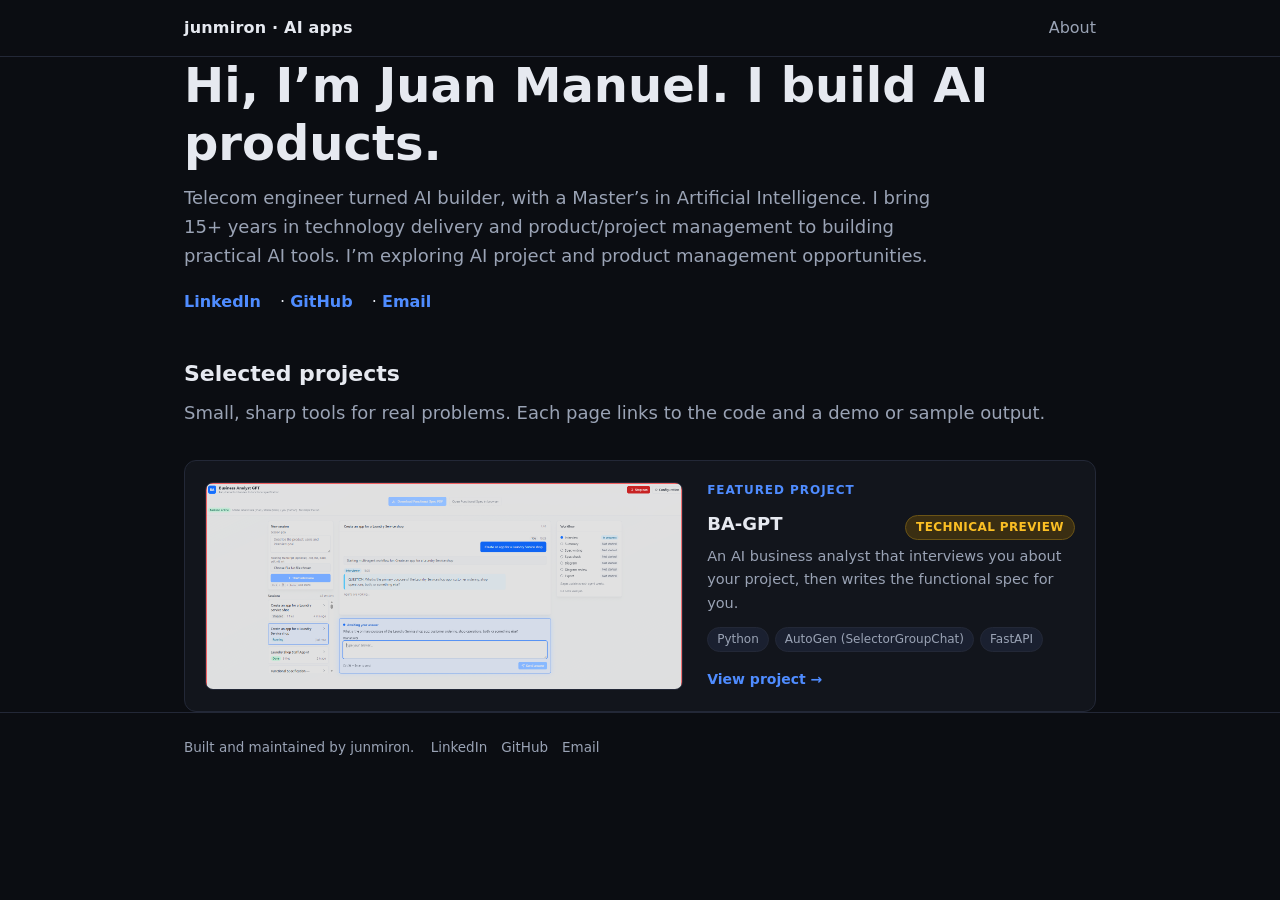
<file: site/index.html>
<!doctype html>
<html lang="en">
<head>
<meta charset="utf-8">
<meta name="viewport" content="width=device-width, initial-scale=1">
<title>Juan Manuel Miron · AI products</title>
<meta name="description" content="Juan Manuel Miron Lubieniecki builds practical AI products, drawing on telecom engineering, product delivery and a Master's in Artificial Intelligence.">

<meta property="og:type" content="website">
<meta property="og:title" content="Juan Manuel Miron · AI products">
<meta property="og:description" content="Telecom engineer turned AI builder. Practical AI apps, from multi-agent systems to product delivery.">
<meta property="og:url" content="https://portfolio-jun-9193.vercel.app/">
<meta property="og:image" content="https://portfolio-jun-9193.vercel.app/assets/ba-gpt/og-portfolio.jpg">
<meta property="og:image:width" content="1200">
<meta property="og:image:height" content="630">
<meta property="og:image:alt" content="Jun Mirón and the BA-GPT application interface">
<meta name="twitter:card" content="summary_large_image">

<style>
  :root {
    --bg: #0b0d12; --panel: #12151c; --border: #232837;
    --text: #e6e9f0; --muted: #9aa3b5; --accent: #4f8cff;
  }
  * { box-sizing: border-box; }
  body { margin: 0; background: var(--bg); color: var(--text);
         font: 16px/1.6 system-ui, -apple-system, "Segoe UI", sans-serif; }
  a { color: var(--accent); text-decoration: none; }
  a:hover { text-decoration: underline; }
  .wrap { max-width: 960px; margin: 0 auto; padding: 0 24px; }
  header.site { border-bottom: 1px solid var(--border); }
  header.site .wrap { display: flex; align-items: center; justify-content: space-between; height: 56px; }
  .brand { font-weight: 600; color: var(--text); letter-spacing: .2px; }
  nav a { color: var(--muted); margin-left: 16px; }
  main { padding: 48px 0 64px; }
  h1 { font-size: 34px; line-height: 1.2; margin: 0 0 8px; }
  .lead { color: var(--muted); font-size: 18px; margin: 0 0 32px; }
  .intro { font-size: 18.5px; line-height: 1.55; margin: 0 0 12px; }
  .context { color: var(--muted); font-size: 14.5px; margin: 0 0 28px; }
  section.block h3 { font-size: 15px; margin: 18px 0 4px; color: var(--text); }
  section.block h3:first-of-type { margin-top: 0; }
  .tldr { margin: 0; padding-left: 20px; }
  .tldr li { margin: 0 0 8px; }
  .tldr li:last-child { margin-bottom: 0; }
  .tldr strong { color: var(--text); font-weight: 600; }
  figure { margin: 14px 0; }
  figure img { width: 100%; max-width: 720px; border-radius: 8px; border: 1px solid var(--border); display: block; }
  figcaption { color: var(--muted); font-size: 13.5px; font-style: italic; margin-top: 8px; }
  .badge { display: inline-block; padding: 2px 10px; border-radius: 999px; font-size: 12px;
           font-weight: 600; letter-spacing: .4px; text-transform: uppercase; vertical-align: middle; margin-left: 10px; }
  .badge.live { background: #12351f; color: #4ade80; border: 1px solid #1d5c34; }
  .badge.beta, .badge.preview { background: #3a2e12; color: #fbbf24; border: 1px solid #6b5416; }
  .badge.prototype { background: #1e2433; color: #9aa3b5; border: 1px solid var(--border); }
  .grid { display: grid; grid-template-columns: repeat(auto-fill, minmax(280px, 1fr)); gap: 16px; }
  .card { background: var(--panel); border: 1px solid var(--border); border-radius: 12px; padding: 20px; }
  .card-featured { color: var(--accent); font-size: 12px; font-weight: 700; letter-spacing: .08em; text-transform: uppercase; margin-bottom: 10px; }
  .featured-card { grid-column: 1 / -1; display: grid; grid-template-columns: minmax(0, 1.3fr) minmax(260px, 1fr); gap: 24px; align-items: center; }
  .card-shot { width: 100%; aspect-ratio: 2.3 / 1; object-fit: cover; border-radius: 8px; border: 1px solid var(--border); display: block; }
  .card-title-row { display: flex; justify-content: space-between; align-items: center; gap: 8px; }
  .card-title-row .badge { margin-left: 0; flex: 0 0 auto; }
  .card-tags { display: flex; flex-wrap: wrap; gap: 6px; margin-top: 12px; }
  .card-tags span { background: #1a2030; border: 1px solid var(--border); border-radius: 999px; padding: 2px 9px; font-size: 12px; color: var(--muted); }
  .card-cta { display: inline-block; margin-top: 16px; font-size: 14px; font-weight: 600; }
  .hero { margin-bottom: 40px; }
  .hero h1 { font-size: clamp(34px, 5vw, 48px); margin-bottom: 12px; }
  .hero .lead { max-width: 760px; margin-bottom: 18px; }
  .hero-links a { margin-right: 14px; font-weight: 600; }
  .projects-heading { margin: 42px 0 8px; color: var(--text); font-size: 22px; text-transform: none; letter-spacing: 0; }
  .footer-links { display: inline-flex; flex-wrap: wrap; gap: 14px; margin-left: 12px; }
  .footer-links a { color: var(--muted); }
  @media (max-width: 640px) { .wrap { padding: 0 16px; } main { padding: 32px 0 48px; } .hero h1 { font-size: 34px; } .featured-card { grid-template-columns: 1fr; gap: 16px; } .card-title-row { align-items: flex-start; flex-direction: column; } }
  .card a.title { color: var(--text); display: block; margin-bottom: 6px; font-size: 18px; font-weight: 600; }
  .card p { margin: 0; color: var(--muted); font-size: 14.5px; }
  section.block { background: var(--panel); border: 1px solid var(--border); border-radius: 12px; padding: 20px 24px; margin-top: 20px; }
  h2 { font-size: 15px; text-transform: uppercase; letter-spacing: .8px; color: var(--muted); margin: 0 0 12px; }
  section.block p { margin: 0; }
  section.block p.sample-question { margin-top: 8px; margin-bottom: 10px; color: var(--muted); }
  .chips span { display: inline-block; background: #1a2030; border: 1px solid var(--border); border-radius: 999px;
                padding: 3px 12px; font-size: 13px; margin: 0 6px 6px 0; color: var(--text); }
  .links a { display: inline-block; margin-right: 18px; font-weight: 500; }
  .demo-cta { margin: 0 0 12px; font-size: 15px; }
  .demo-cta a { font-weight: 600; }
  .demo-intro { color: var(--muted); margin: 0 0 14px; font-size: 14.5px; }
  .demo-videos { display: grid; grid-template-columns: repeat(auto-fit, minmax(320px, 1fr)); gap: 16px; margin-top: 14px; }
  .demo-video { border: 1px solid var(--border); border-radius: 10px; background: #151a25; padding: 14px; }
  .demo-video h3 { font-size: 15px; margin: 0 0 6px; color: var(--text); }
  .demo-note { margin: 0 0 10px; color: var(--muted); font-size: 13.5px; }
  .demo-video video { width: 100%; max-width: 540px; border-radius: 8px; border: 1px solid var(--border); background: #000; }
  .shots { display: grid; grid-template-columns: repeat(auto-fill, minmax(240px, 1fr)); gap: 12px; margin-top: 16px; }
  .shots img { width: 100%; border-radius: 8px; border: 1px solid var(--border); display: block; }
  video { width: 100%; max-width: 540px; border-radius: 8px; border: 1px solid var(--border); background: #000; }
  .metric { font-size: 20px; font-weight: 600; color: var(--text); }
  footer.site { border-top: 1px solid var(--border); color: var(--muted); font-size: 13.5px; padding: 24px 0 40px; }
  .empty { color: var(--muted); background: var(--panel); border: 1px dashed var(--border); border-radius: 12px; padding: 40px; text-align: center; }
</style>
</head>
<body>
<header class="site"><div class="wrap">
  <a class="brand" href="/">junmiron · AI apps</a>
  <nav><a href="/#about">About</a></nav>
</div></header>
<main class="wrap">
<section class="hero" id="about">
  <h1>Hi, I’m Juan Manuel. I build AI products.</h1>
  <p class="lead">Telecom engineer turned AI builder, with a Master’s in Artificial Intelligence. I bring 15+ years in technology delivery and product/project management to building practical AI tools. I’m exploring AI project and product management opportunities.</p>
  <p class="hero-links"><a href="https://www.linkedin.com/in/juanmanuelmiron/" target="_blank" rel="noopener">LinkedIn</a> · <a href="https://github.com/junmiron" target="_blank" rel="noopener">GitHub</a> · <a href="mailto:junmiron@gmail.com">Email</a></p>
</section>
<h2 class="projects-heading" id="projects">Selected projects</h2>
<p class="lead">Small, sharp tools for real problems. Each page links to the code and a demo or sample output.</p>

<div class="grid">

  <article class="card featured-card">
    <div class="card-media">
      <a href="/ba-gpt/"><img class="card-shot" src="/assets/ba-gpt/screenshots/ba-gpt-react-ui.png" alt="BA-GPT application interface"></a>
    </div>
    <div class="card-content">
      <div class="card-featured">Featured project</div>
      <div class="card-title-row"><a class="title" href="/ba-gpt/">BA-GPT</a><span class="badge technical preview">technical preview</span></div>
      <p>An AI business analyst that interviews you about your project, then writes the functional spec for you.</p>
      <div class="card-tags" aria-label="BA-GPT technology stack"><span>Python</span><span>AutoGen (SelectorGroupChat)</span><span>FastAPI</span></div>
      <a class="card-cta" href="/ba-gpt/">View project <span aria-hidden="true">&rarr;</span></a>
    </div>
  </article>

</div>

</main>
<footer class="site"><div class="wrap">Built and maintained by junmiron. <span class="footer-links"><a href="https://www.linkedin.com/in/juanmanuelmiron/">LinkedIn</a><a href="https://github.com/junmiron">GitHub</a><a href="mailto:junmiron@gmail.com">Email</a></span></div></footer>
</body>
</html>
</file>
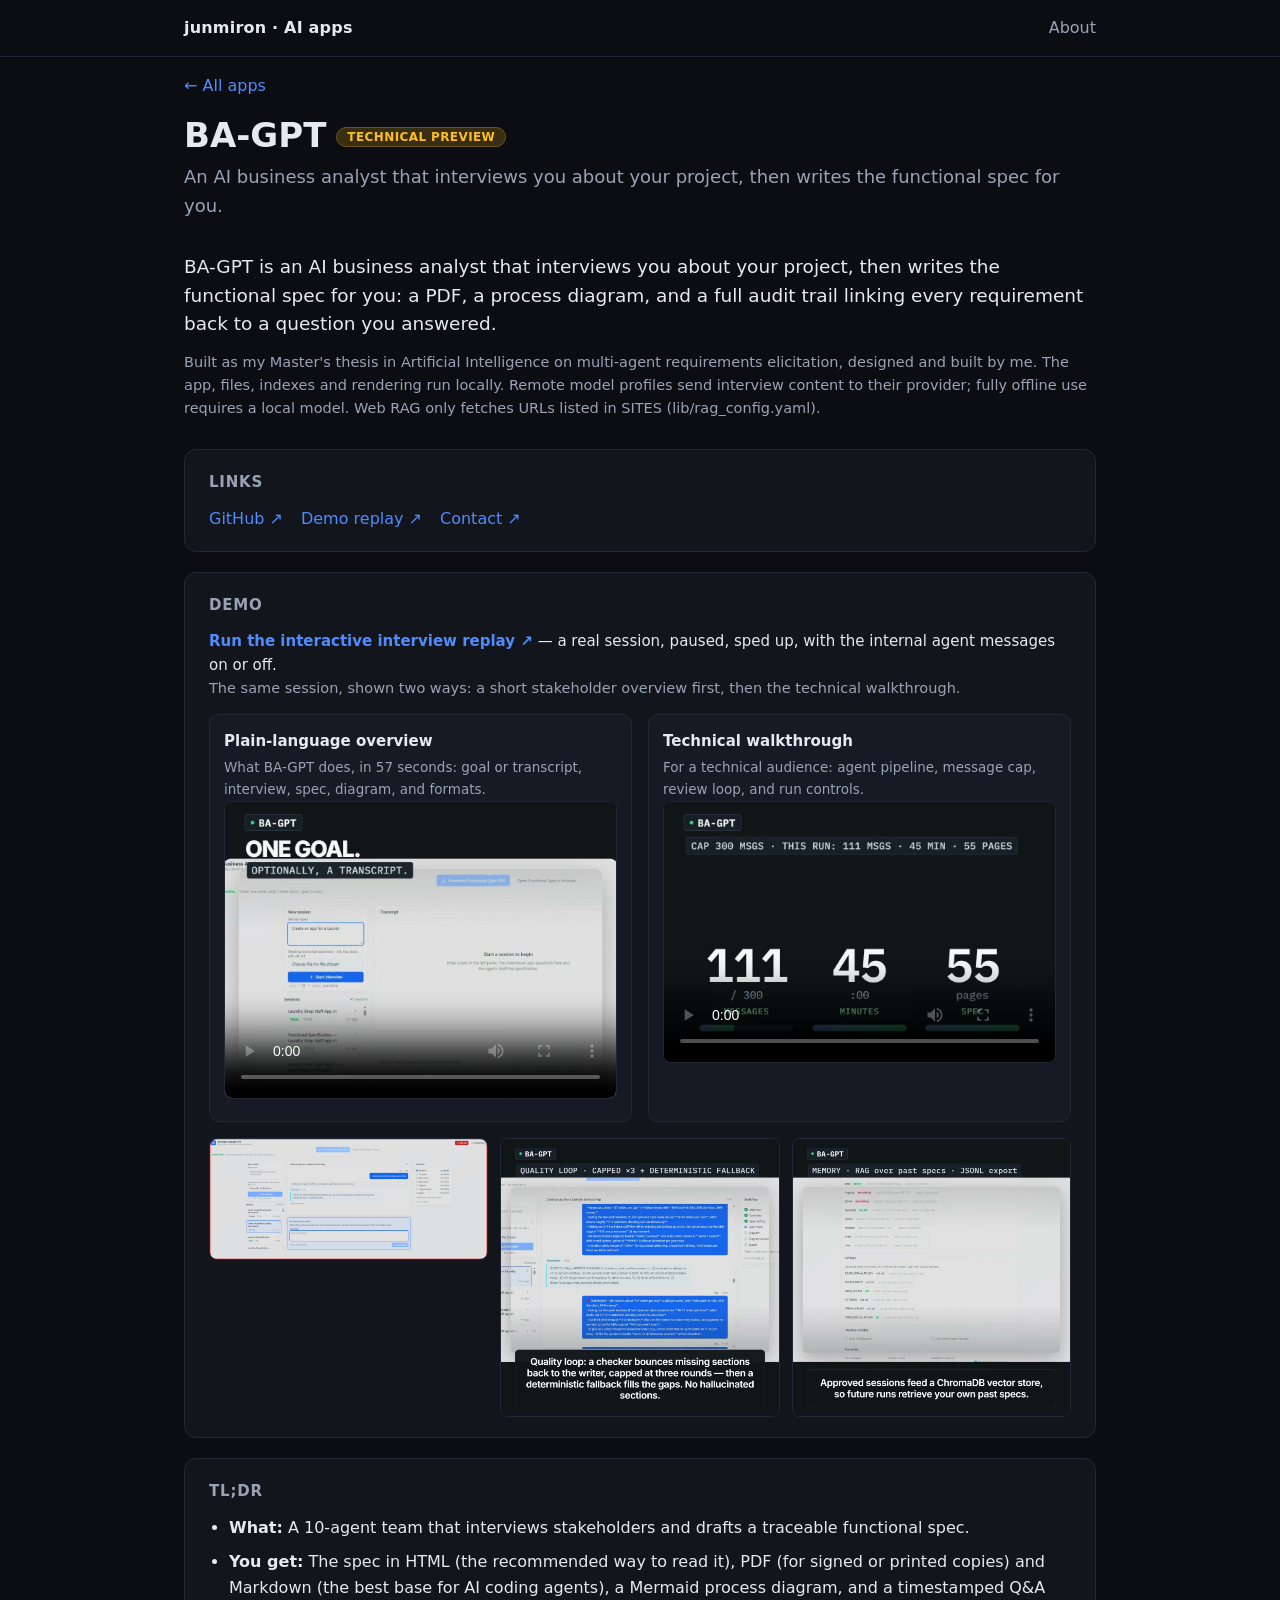
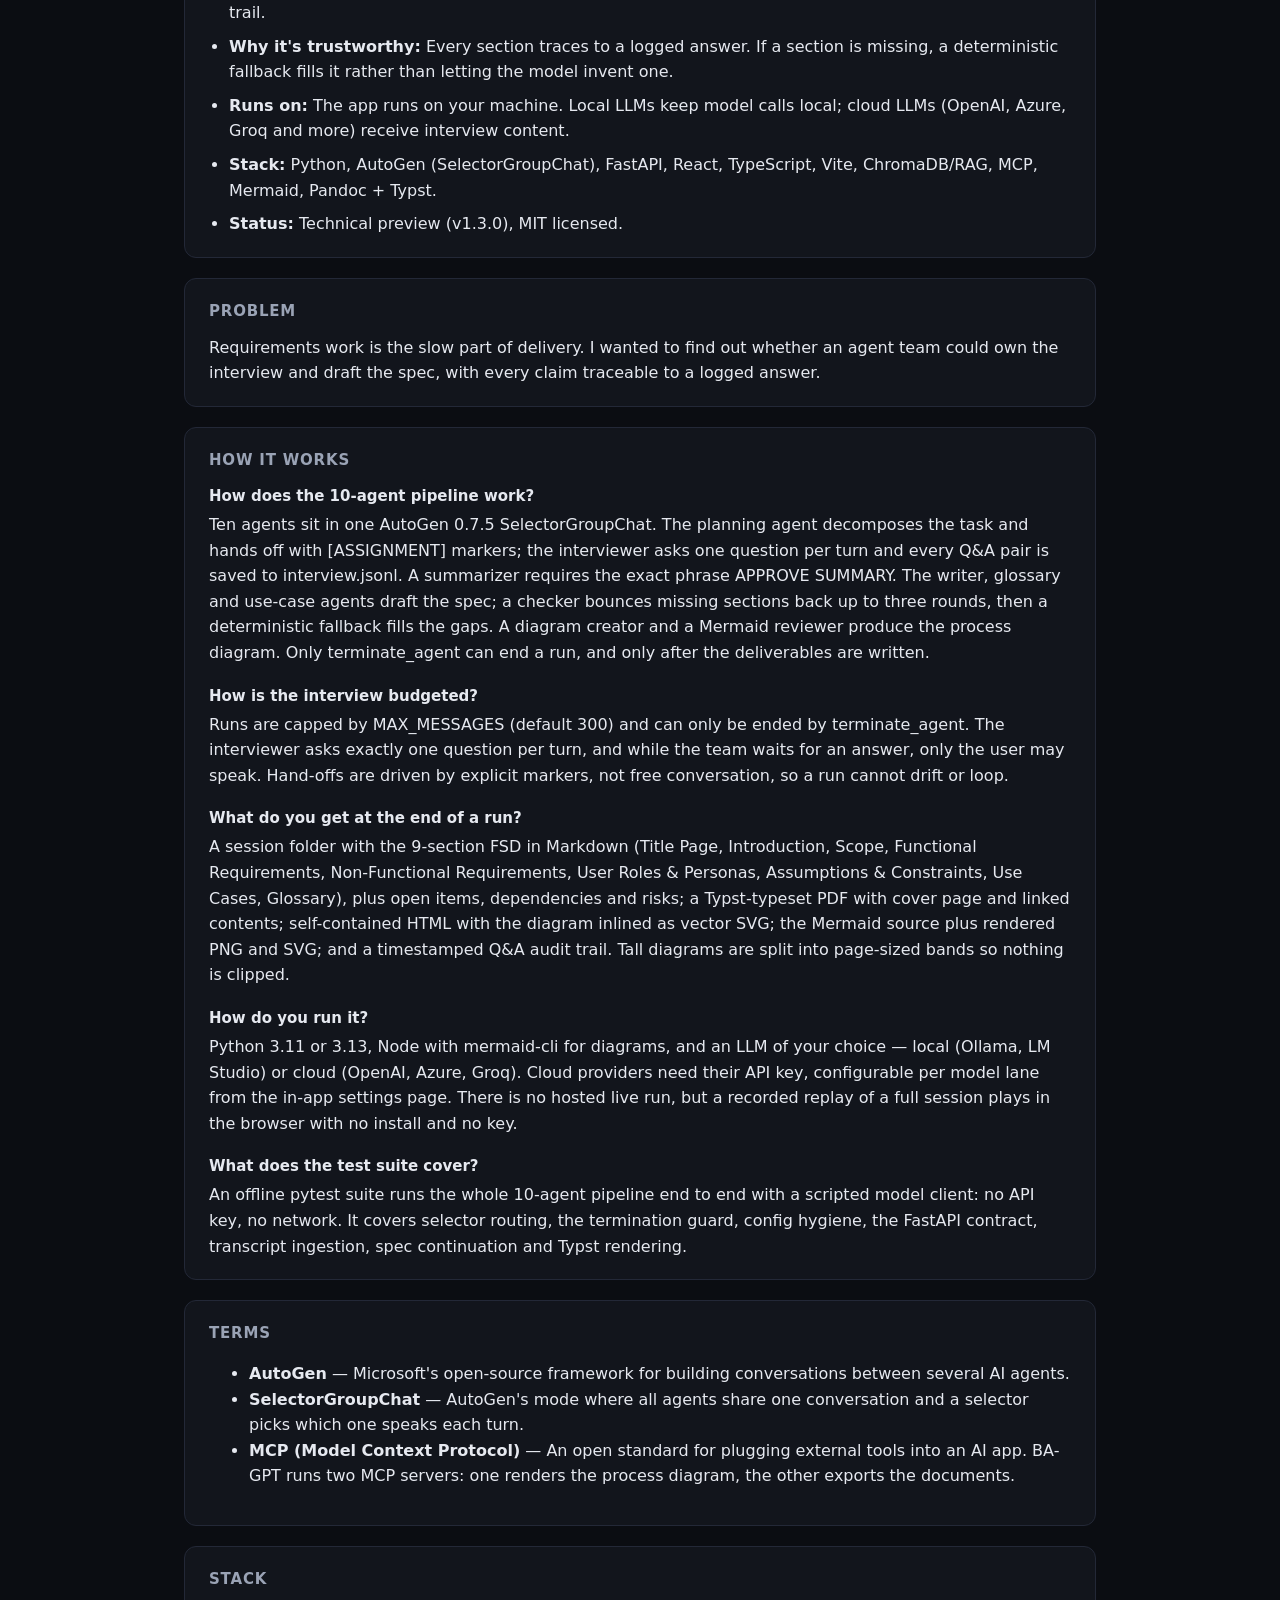
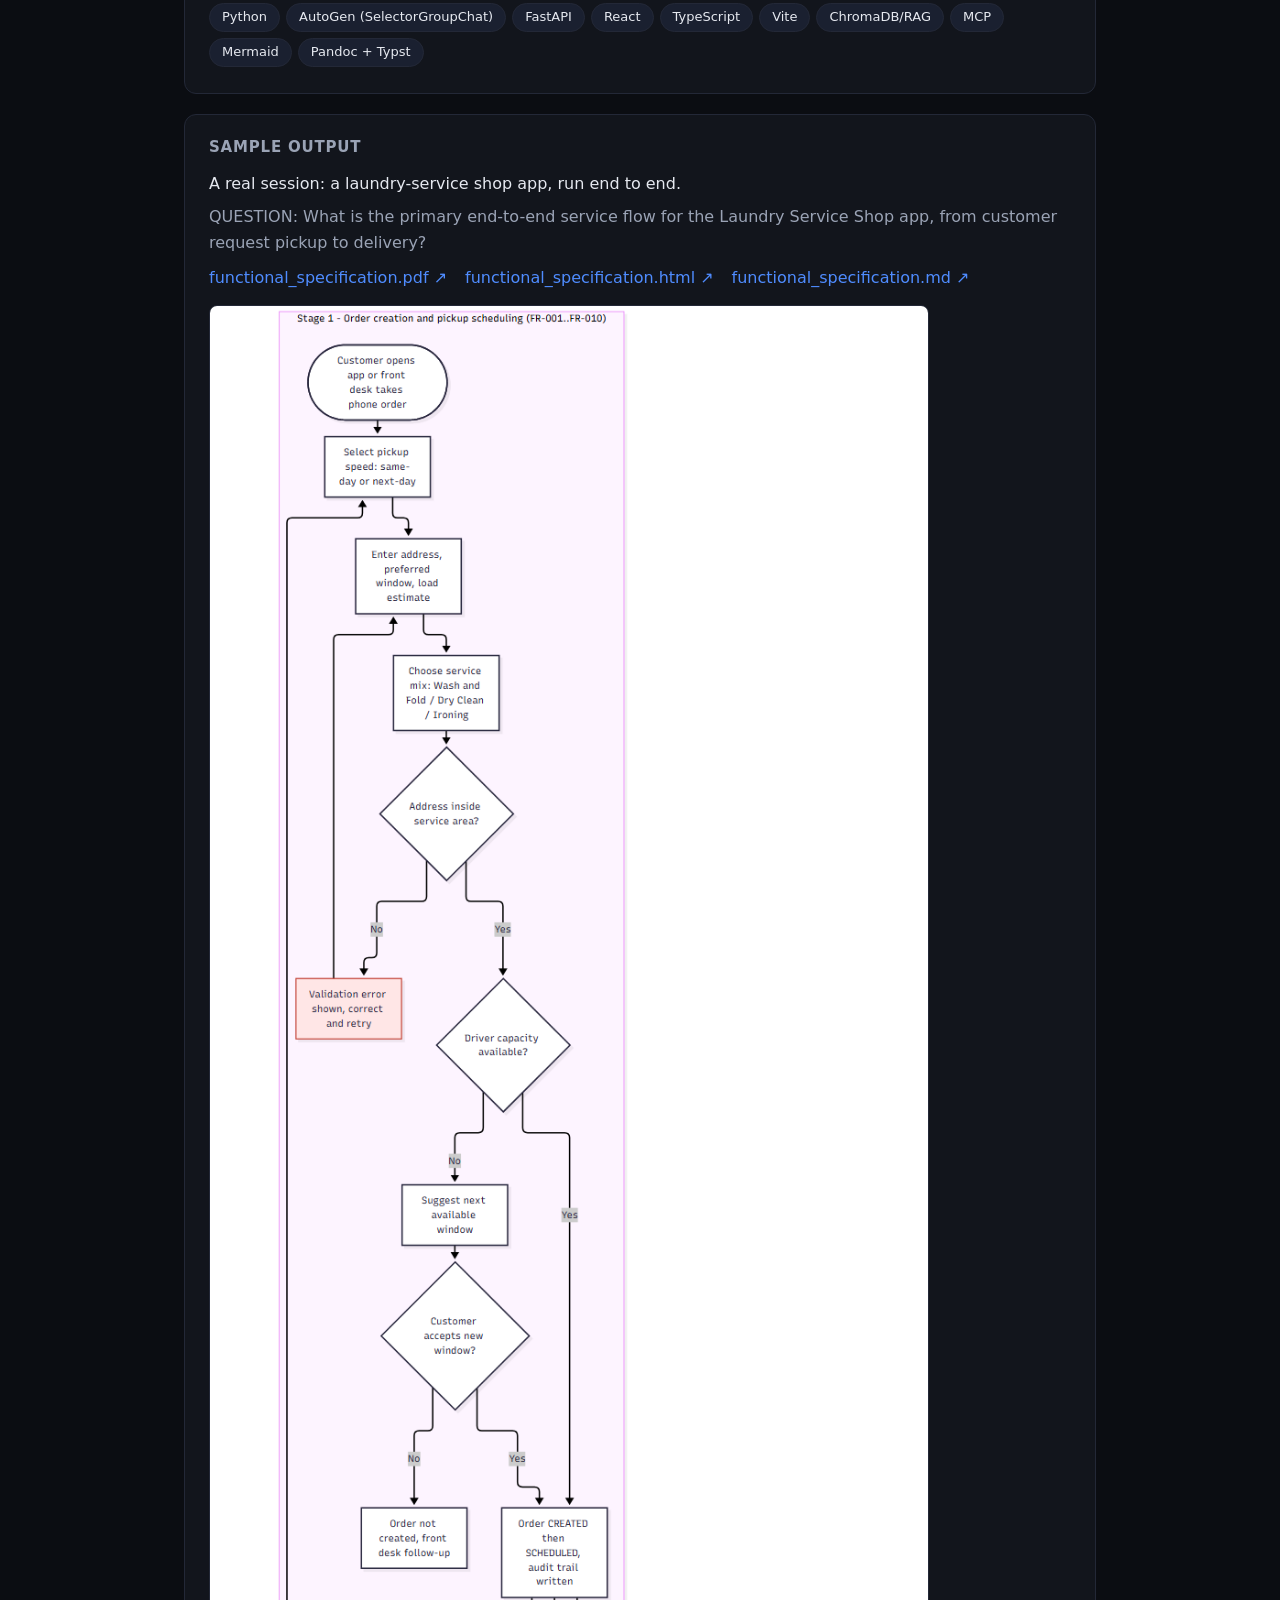
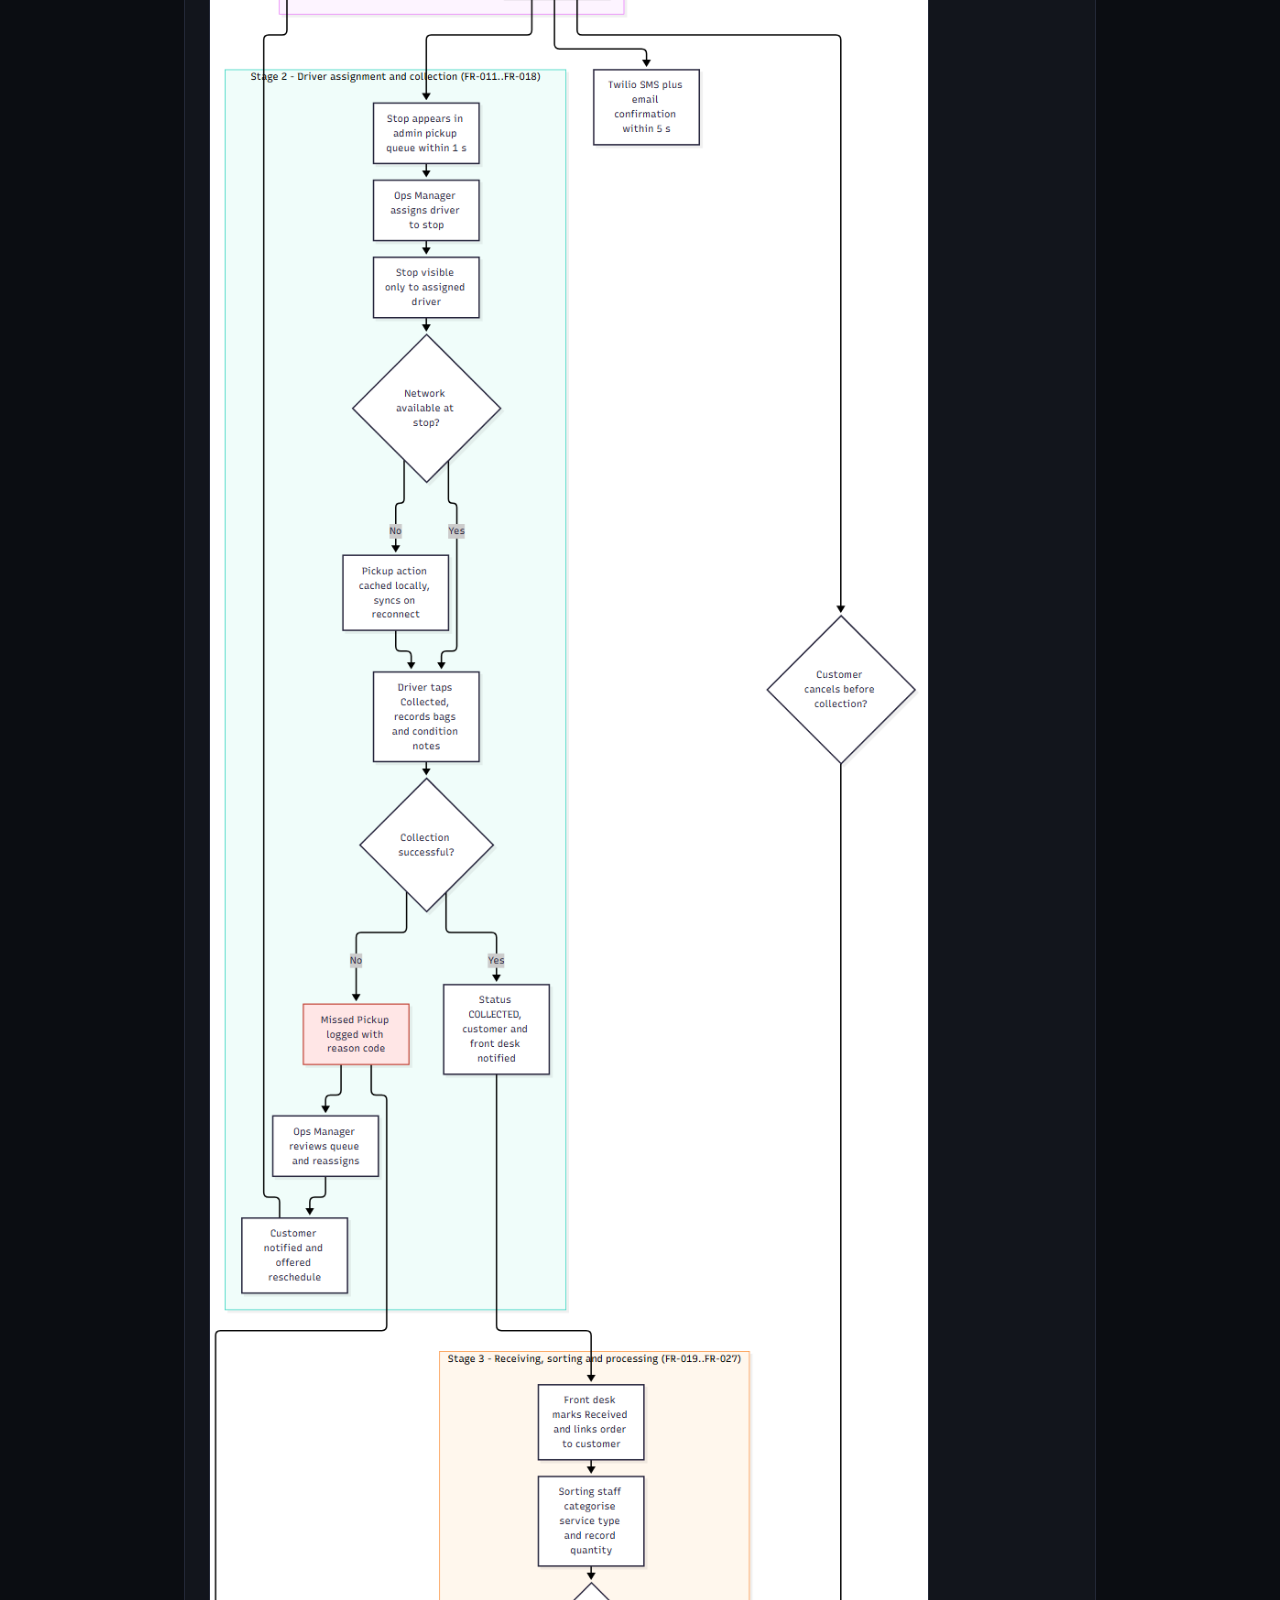
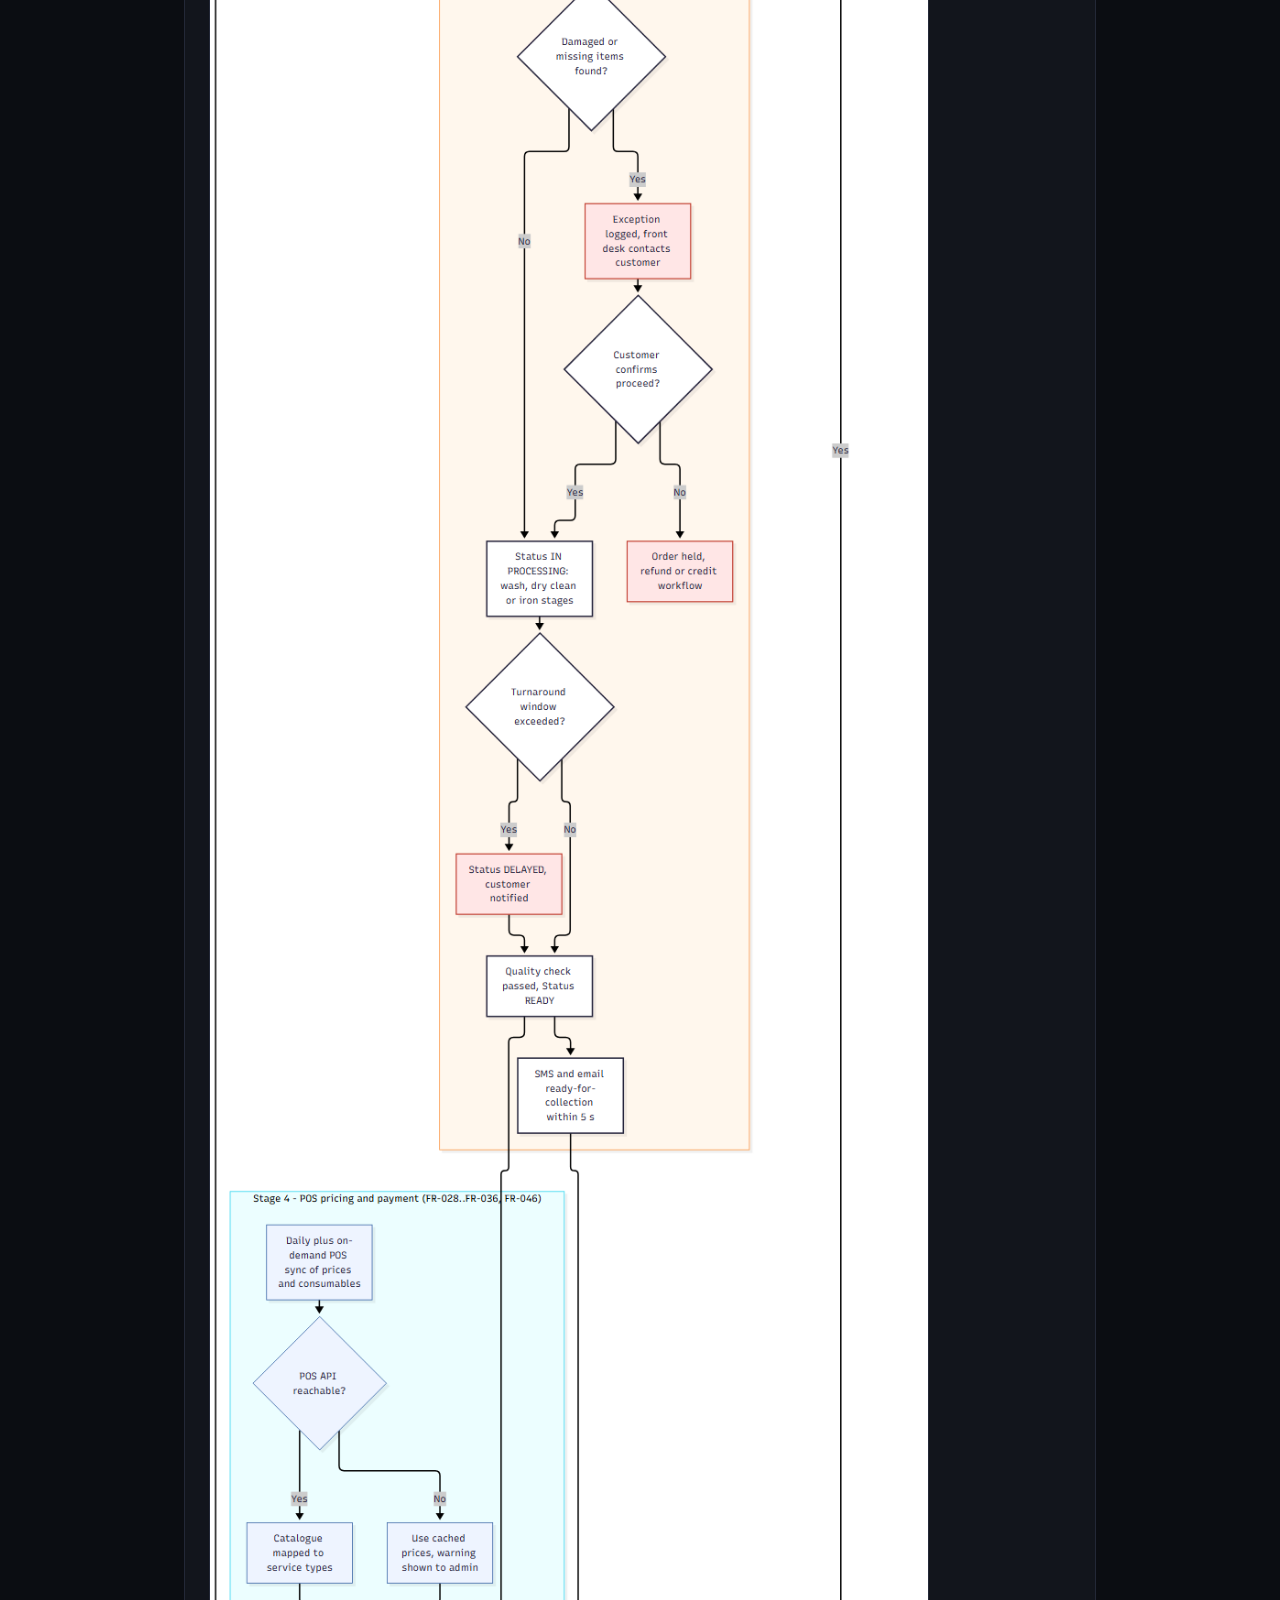
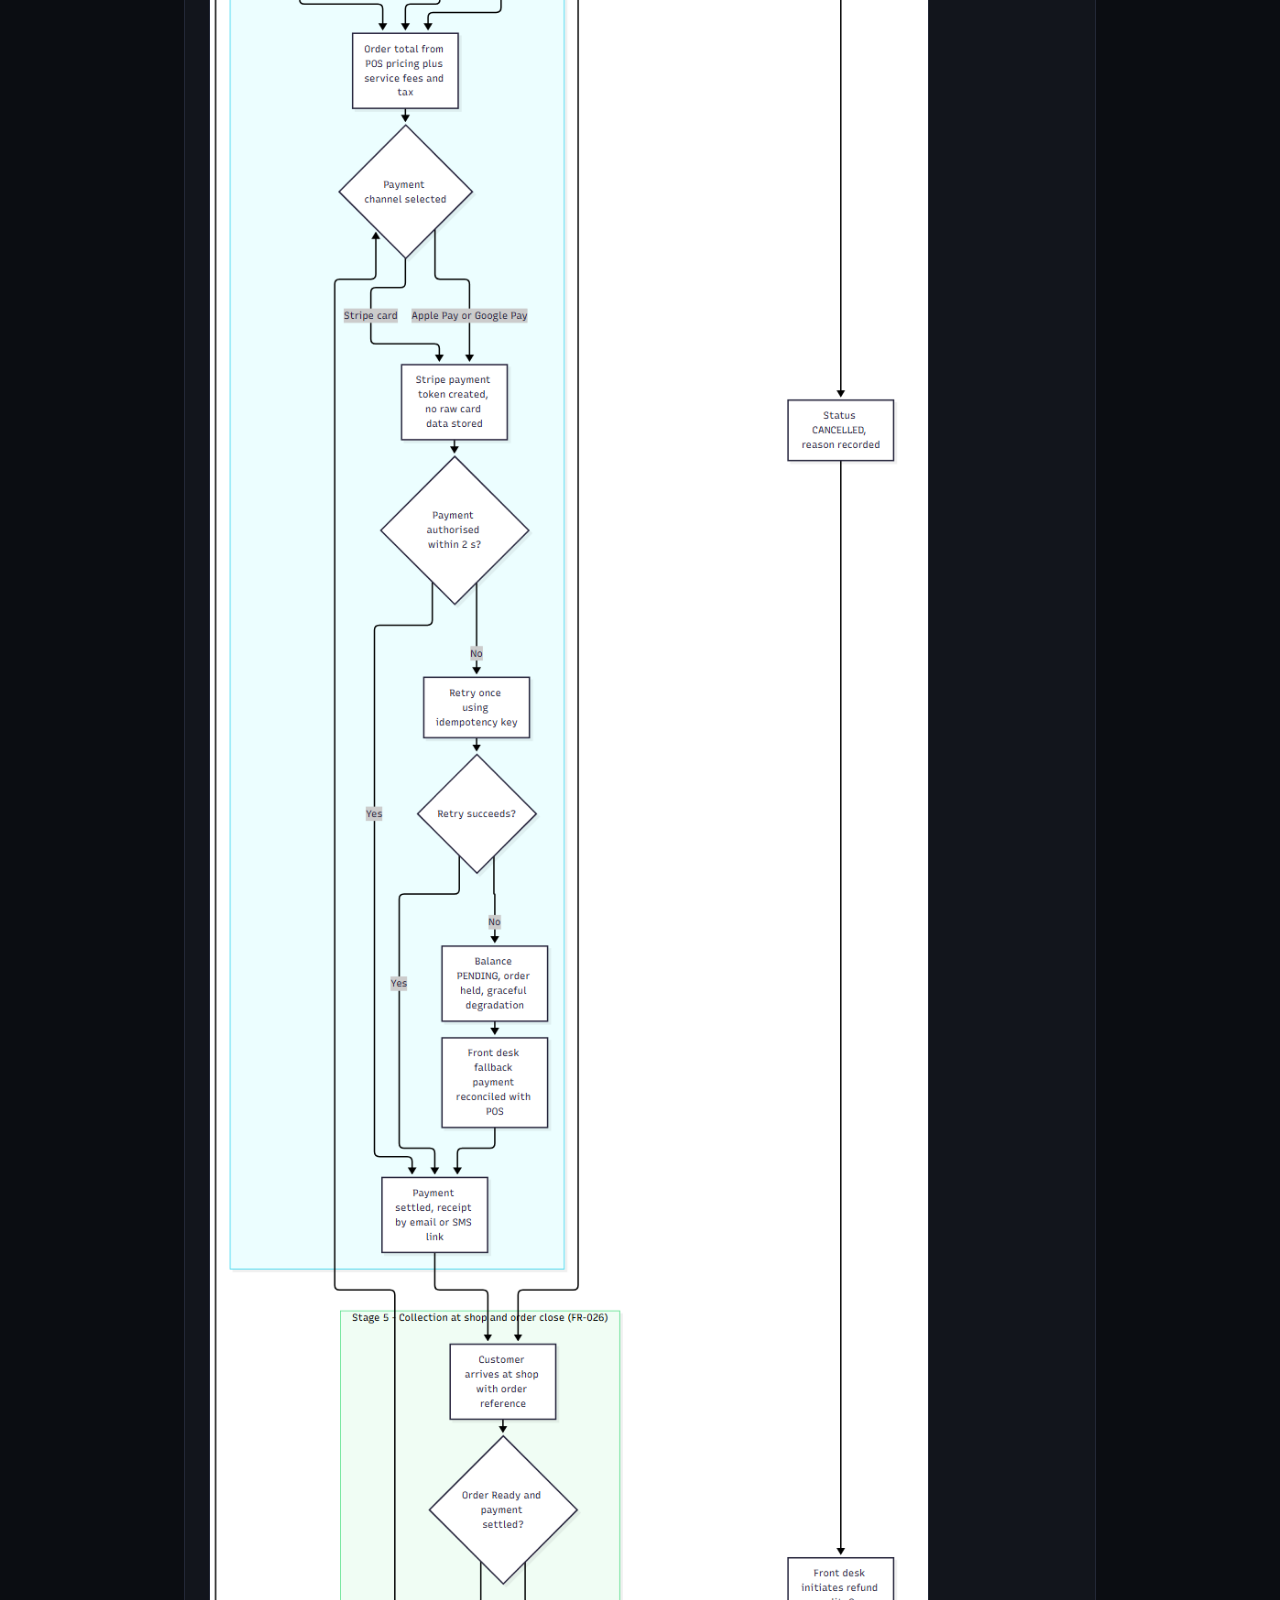
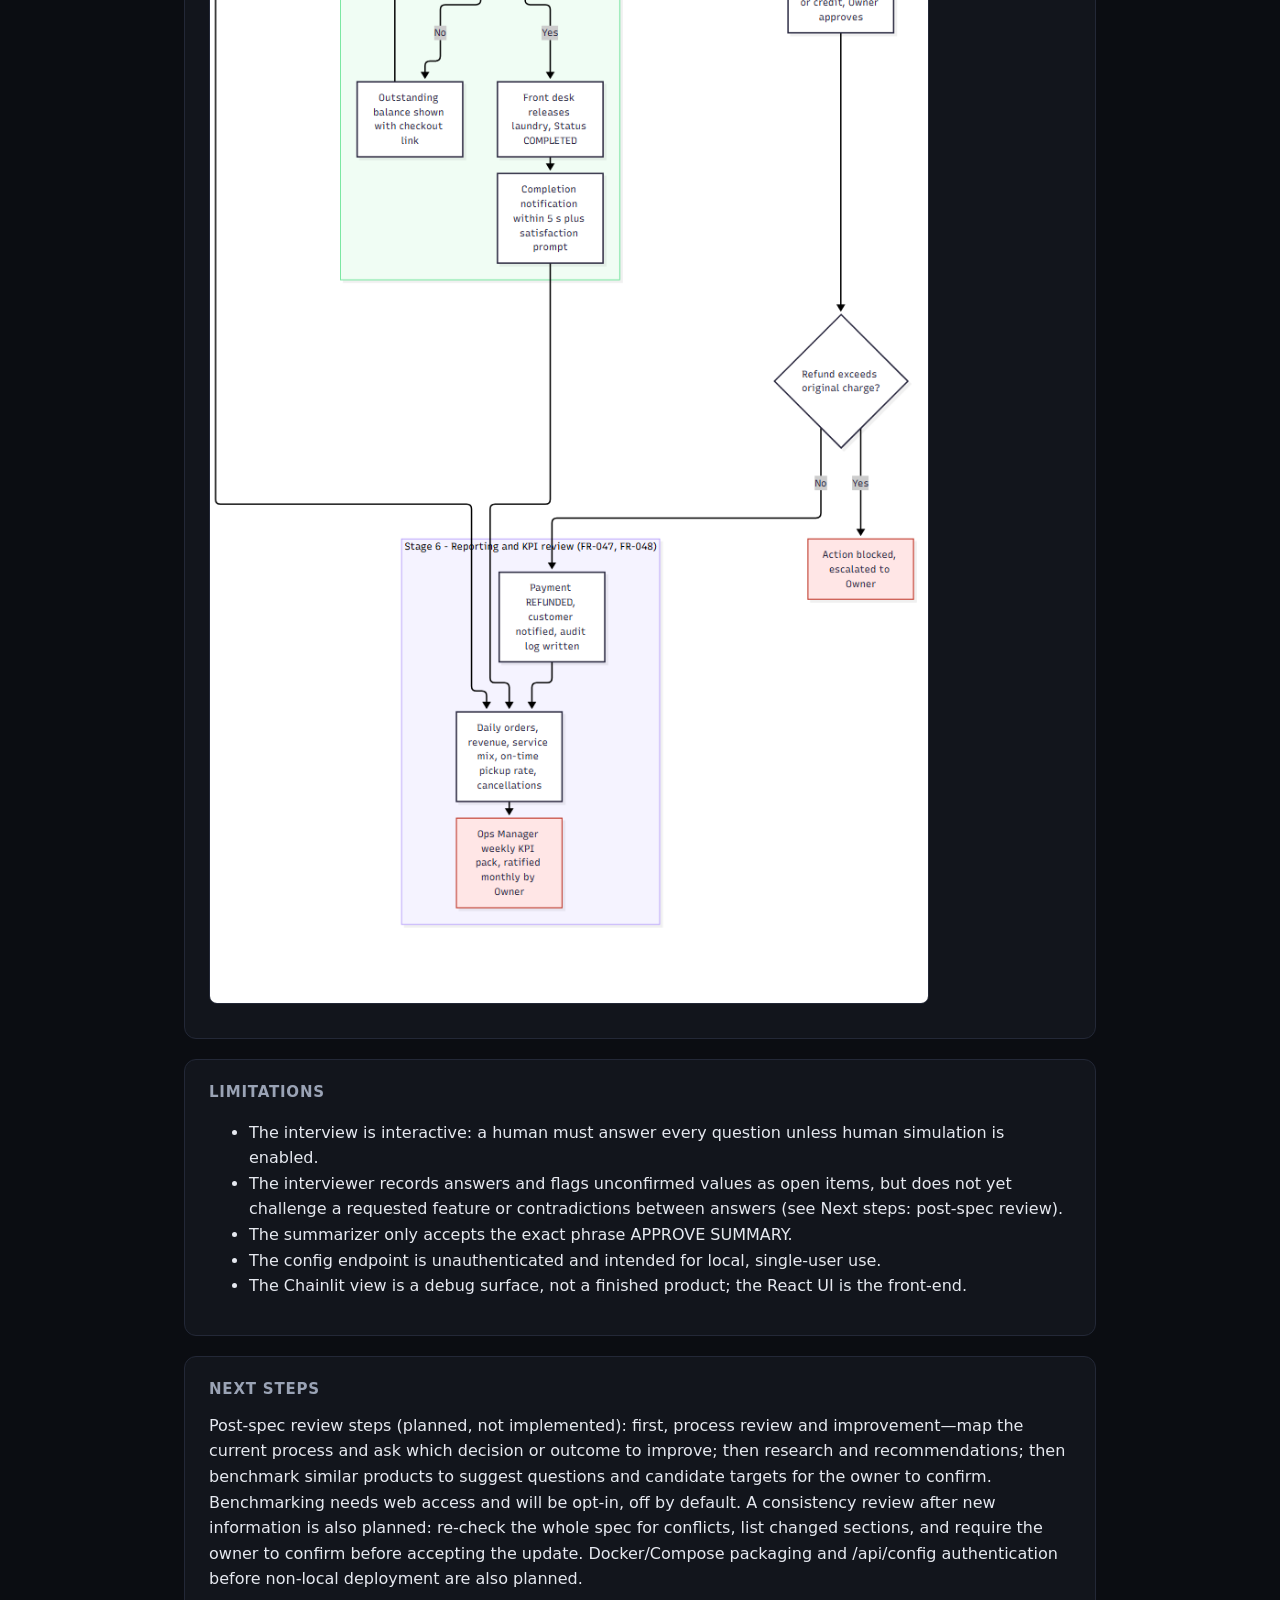
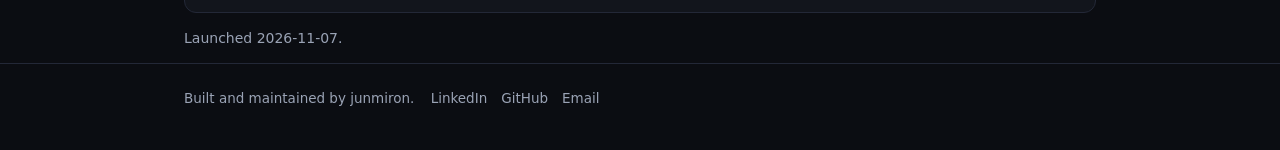
<file: site/ba-gpt/index.html>
<!doctype html>
<html lang="en">
<head>
<meta charset="utf-8">
<meta name="viewport" content="width=device-width, initial-scale=1">
<title>BA-GPT — junmiron</title>
<meta name="description" content="An AI business analyst that interviews you about your project, then writes the functional spec for you.">

<style>
  :root {
    --bg: #0b0d12; --panel: #12151c; --border: #232837;
    --text: #e6e9f0; --muted: #9aa3b5; --accent: #4f8cff;
  }
  * { box-sizing: border-box; }
  body { margin: 0; background: var(--bg); color: var(--text);
         font: 16px/1.6 system-ui, -apple-system, "Segoe UI", sans-serif; }
  a { color: var(--accent); text-decoration: none; }
  a:hover { text-decoration: underline; }
  .wrap { max-width: 960px; margin: 0 auto; padding: 0 24px; }
  header.site { border-bottom: 1px solid var(--border); }
  header.site .wrap { display: flex; align-items: center; justify-content: space-between; height: 56px; }
  .brand { font-weight: 600; color: var(--text); letter-spacing: .2px; }
  nav a { color: var(--muted); margin-left: 16px; }
  main { padding: 48px 0 64px; }
  h1 { font-size: 34px; line-height: 1.2; margin: 0 0 8px; }
  .lead { color: var(--muted); font-size: 18px; margin: 0 0 32px; }
  .intro { font-size: 18.5px; line-height: 1.55; margin: 0 0 12px; }
  .context { color: var(--muted); font-size: 14.5px; margin: 0 0 28px; }
  section.block h3 { font-size: 15px; margin: 18px 0 4px; color: var(--text); }
  section.block h3:first-of-type { margin-top: 0; }
  .tldr { margin: 0; padding-left: 20px; }
  .tldr li { margin: 0 0 8px; }
  .tldr li:last-child { margin-bottom: 0; }
  .tldr strong { color: var(--text); font-weight: 600; }
  figure { margin: 14px 0; }
  figure img { width: 100%; max-width: 720px; border-radius: 8px; border: 1px solid var(--border); display: block; }
  figcaption { color: var(--muted); font-size: 13.5px; font-style: italic; margin-top: 8px; }
  .badge { display: inline-block; padding: 2px 10px; border-radius: 999px; font-size: 12px;
           font-weight: 600; letter-spacing: .4px; text-transform: uppercase; vertical-align: middle; margin-left: 10px; }
  .badge.live { background: #12351f; color: #4ade80; border: 1px solid #1d5c34; }
  .badge.beta, .badge.preview { background: #3a2e12; color: #fbbf24; border: 1px solid #6b5416; }
  .badge.prototype { background: #1e2433; color: #9aa3b5; border: 1px solid var(--border); }
  .grid { display: grid; grid-template-columns: repeat(auto-fill, minmax(280px, 1fr)); gap: 16px; }
  .card { background: var(--panel); border: 1px solid var(--border); border-radius: 12px; padding: 20px; }
  .card-featured { color: var(--accent); font-size: 12px; font-weight: 700; letter-spacing: .08em; text-transform: uppercase; margin-bottom: 10px; }
  .featured-card { grid-column: 1 / -1; display: grid; grid-template-columns: minmax(0, 1.3fr) minmax(260px, 1fr); gap: 24px; align-items: center; }
  .card-shot { width: 100%; aspect-ratio: 2.3 / 1; object-fit: cover; border-radius: 8px; border: 1px solid var(--border); display: block; }
  .card-title-row { display: flex; justify-content: space-between; align-items: center; gap: 8px; }
  .card-title-row .badge { margin-left: 0; flex: 0 0 auto; }
  .card-tags { display: flex; flex-wrap: wrap; gap: 6px; margin-top: 12px; }
  .card-tags span { background: #1a2030; border: 1px solid var(--border); border-radius: 999px; padding: 2px 9px; font-size: 12px; color: var(--muted); }
  .card-cta { display: inline-block; margin-top: 16px; font-size: 14px; font-weight: 600; }
  .hero { margin-bottom: 40px; }
  .hero h1 { font-size: clamp(34px, 5vw, 48px); margin-bottom: 12px; }
  .hero .lead { max-width: 760px; margin-bottom: 18px; }
  .hero-links a { margin-right: 14px; font-weight: 600; }
  .projects-heading { margin: 42px 0 8px; color: var(--text); font-size: 22px; text-transform: none; letter-spacing: 0; }
  .footer-links { display: inline-flex; flex-wrap: wrap; gap: 14px; margin-left: 12px; }
  .footer-links a { color: var(--muted); }
  @media (max-width: 640px) { .wrap { padding: 0 16px; } main { padding: 32px 0 48px; } .hero h1 { font-size: 34px; } .featured-card { grid-template-columns: 1fr; gap: 16px; } .card-title-row { align-items: flex-start; flex-direction: column; } }
  .card a.title { color: var(--text); display: block; margin-bottom: 6px; font-size: 18px; font-weight: 600; }
  .card p { margin: 0; color: var(--muted); font-size: 14.5px; }
  section.block { background: var(--panel); border: 1px solid var(--border); border-radius: 12px; padding: 20px 24px; margin-top: 20px; }
  h2 { font-size: 15px; text-transform: uppercase; letter-spacing: .8px; color: var(--muted); margin: 0 0 12px; }
  section.block p { margin: 0; }
  section.block p.sample-question { margin-top: 8px; margin-bottom: 10px; color: var(--muted); }
  .chips span { display: inline-block; background: #1a2030; border: 1px solid var(--border); border-radius: 999px;
                padding: 3px 12px; font-size: 13px; margin: 0 6px 6px 0; color: var(--text); }
  .links a { display: inline-block; margin-right: 18px; font-weight: 500; }
  .demo-cta { margin: 0 0 12px; font-size: 15px; }
  .demo-cta a { font-weight: 600; }
  .demo-intro { color: var(--muted); margin: 0 0 14px; font-size: 14.5px; }
  .demo-videos { display: grid; grid-template-columns: repeat(auto-fit, minmax(320px, 1fr)); gap: 16px; margin-top: 14px; }
  .demo-video { border: 1px solid var(--border); border-radius: 10px; background: #151a25; padding: 14px; }
  .demo-video h3 { font-size: 15px; margin: 0 0 6px; color: var(--text); }
  .demo-note { margin: 0 0 10px; color: var(--muted); font-size: 13.5px; }
  .demo-video video { width: 100%; max-width: 540px; border-radius: 8px; border: 1px solid var(--border); background: #000; }
  .shots { display: grid; grid-template-columns: repeat(auto-fill, minmax(240px, 1fr)); gap: 12px; margin-top: 16px; }
  .shots img { width: 100%; border-radius: 8px; border: 1px solid var(--border); display: block; }
  video { width: 100%; max-width: 540px; border-radius: 8px; border: 1px solid var(--border); background: #000; }
  .metric { font-size: 20px; font-weight: 600; color: var(--text); }
  footer.site { border-top: 1px solid var(--border); color: var(--muted); font-size: 13.5px; padding: 24px 0 40px; }
  .empty { color: var(--muted); background: var(--panel); border: 1px dashed var(--border); border-radius: 12px; padding: 40px; text-align: center; }
</style>
</head>
<body>
<header class="site"><div class="wrap">
  <a class="brand" href="/">junmiron · AI apps</a>
  <nav><a href="/#about">About</a></nav>
</div></header>
<main class="wrap">
<p><a href="/">&larr; All apps</a></p>
<h1>BA-GPT<span class="badge technical preview">technical preview</span></h1>
<p class="lead">An AI business analyst that interviews you about your project, then writes the functional spec for you.</p>
<p class="intro">BA-GPT is an AI business analyst that interviews you about your project, then writes the functional spec for you: a PDF, a process diagram, and a full audit trail linking every requirement back to a question you answered.</p>
<p class="context">Built as my Master&#39;s thesis in Artificial Intelligence on multi-agent requirements elicitation, designed and built by me. The app, files, indexes and rendering run locally. Remote model profiles send interview content to their provider; fully offline use requires a local model. Web RAG only fetches URLs listed in SITES (lib/rag_config.yaml).</p>


<section class="block">
  <h2>Links</h2>
  <div class="links"><a href="https://github.com/junmiron/ba-gpt" target="_blank" rel="noopener">GitHub &nearr;</a><a href="/ba-gpt/demo/">Demo replay &nearr;</a><a href="https://www.linkedin.com/in/juanmanuelmiron/" target="_blank" rel="noopener">Contact &nearr;</a></div>
</section>



<section class="block">
  <h2>Demo</h2>
  <p class="demo-cta"><a href="/ba-gpt/demo/">Run the interactive interview replay &nearr;</a> — a real session, paused, sped up, with the internal agent messages on or off.</p>
  <p class="demo-intro">The same session, shown two ways: a short stakeholder overview first, then the technical walkthrough.</p>

  <div class="demo-videos">

    <article class="demo-video">
      <h3>Plain-language overview</h3>
      <p class="demo-note">What BA-GPT does, in 57 seconds: goal or transcript, interview, spec, diagram, and formats.</p>
      <video controls preload="metadata" poster="/assets/ba-gpt/cover-intro.jpg" src="/assets/ba-gpt/ba-gpt-c-1x1-subs.mp4">
        <track kind="captions" src="/assets/ba-gpt/ba-gpt-c-1x1-subs.vtt" srclang="en" label="English">
      </video>
    </article>

    <article class="demo-video">
      <h3>Technical walkthrough</h3>
      <p class="demo-note">For a technical audience: agent pipeline, message cap, review loop, and run controls.</p>
      <video controls preload="metadata" poster="/assets/ba-gpt/cover.jpg" src="/assets/ba-gpt/ba-gpt-b2-1x1.mp4">

      </video>
    </article>

  </div>

  <div class="shots"><img src="/assets/ba-gpt/screenshots/ba-gpt-react-ui.png" alt="BA-GPT screenshot"><img src="/assets/ba-gpt/screenshots/1-interview.jpg" alt="BA-GPT screenshot"><img src="/assets/ba-gpt/screenshots/2-settings.jpg" alt="BA-GPT screenshot"></div>
</section>



<section class="block">
  <h2>TL;DR</h2>
  <ul class="tldr"><li><strong>What:</strong> A 10-agent team that interviews stakeholders and drafts a traceable functional spec.</li><li><strong>You get:</strong> The spec in HTML (the recommended way to read it), PDF (for signed or printed copies) and Markdown (the best base for AI coding agents), a Mermaid process diagram, and a timestamped Q&amp;A trail.</li><li><strong>Why it&#39;s trustworthy:</strong> Every section traces to a logged answer. If a section is missing, a deterministic fallback fills it rather than letting the model invent one.</li><li><strong>Runs on:</strong> The app runs on your machine. Local LLMs keep model calls local; cloud LLMs (OpenAI, Azure, Groq and more) receive interview content.</li><li><strong>Stack:</strong> Python, AutoGen (SelectorGroupChat), FastAPI, React, TypeScript, Vite, ChromaDB/RAG, MCP, Mermaid, Pandoc + Typst.</li><li><strong>Status:</strong> Technical preview (v1.3.0), MIT licensed.</li></ul>
</section>


<section class="block">
  <h2>Problem</h2>
  <p>Requirements work is the slow part of delivery. I wanted to find out whether an agent team could own the interview and draft the spec, with every claim traceable to a logged answer.</p>
</section>


<section class="block">
  <h2>How it works</h2>

  <h3>How does the 10-agent pipeline work?</h3>
  <p>Ten agents sit in one AutoGen 0.7.5 SelectorGroupChat. The planning agent decomposes the task and hands off with [ASSIGNMENT] markers; the interviewer asks one question per turn and every Q&amp;A pair is saved to interview.jsonl. A summarizer requires the exact phrase APPROVE SUMMARY. The writer, glossary and use-case agents draft the spec; a checker bounces missing sections back up to three rounds, then a deterministic fallback fills the gaps. A diagram creator and a Mermaid reviewer produce the process diagram. Only terminate_agent can end a run, and only after the deliverables are written.</p>

  <h3>How is the interview budgeted?</h3>
  <p>Runs are capped by MAX_MESSAGES (default 300) and can only be ended by terminate_agent. The interviewer asks exactly one question per turn, and while the team waits for an answer, only the user may speak. Hand-offs are driven by explicit markers, not free conversation, so a run cannot drift or loop.</p>

  <h3>What do you get at the end of a run?</h3>
  <p>A session folder with the 9-section FSD in Markdown (Title Page, Introduction, Scope, Functional Requirements, Non-Functional Requirements, User Roles &amp; Personas, Assumptions &amp; Constraints, Use Cases, Glossary), plus open items, dependencies and risks; a Typst-typeset PDF with cover page and linked contents; self-contained HTML with the diagram inlined as vector SVG; the Mermaid source plus rendered PNG and SVG; and a timestamped Q&amp;A audit trail. Tall diagrams are split into page-sized bands so nothing is clipped.</p>

  <h3>How do you run it?</h3>
  <p>Python 3.11 or 3.13, Node with mermaid-cli for diagrams, and an LLM of your choice — local (Ollama, LM Studio) or cloud (OpenAI, Azure, Groq). Cloud providers need their API key, configurable per model lane from the in-app settings page. There is no hosted live run, but a recorded replay of a full session plays in the browser with no install and no key.</p>

  <h3>What does the test suite cover?</h3>
  <p>An offline pytest suite runs the whole 10-agent pipeline end to end with a scripted model client: no API key, no network. It covers selector routing, the termination guard, config hygiene, the FastAPI contract, transcript ingestion, spec continuation and Typst rendering.</p>

</section>



<section class="block">
  <h2>Terms</h2>
  <ul><li><strong>AutoGen</strong> — Microsoft&#39;s open-source framework for building conversations between several AI agents.</li><li><strong>SelectorGroupChat</strong> — AutoGen&#39;s mode where all agents share one conversation and a selector picks which one speaks each turn.</li><li><strong>MCP (Model Context Protocol)</strong> — An open standard for plugging external tools into an AI app. BA-GPT runs two MCP servers: one renders the process diagram, the other exports the documents.</li></ul>
</section>



<section class="block">
  <h2>Stack</h2>
  <div class="chips"><span>Python</span><span>AutoGen (SelectorGroupChat)</span><span>FastAPI</span><span>React</span><span>TypeScript</span><span>Vite</span><span>ChromaDB/RAG</span><span>MCP</span><span>Mermaid</span><span>Pandoc + Typst</span></div>
</section>



<section class="block">
  <h2>Sample output</h2>
  <p>A real session: a laundry-service shop app, run end to end.</p>
  <p class="sample-question">QUESTION: What is the primary end-to-end service flow for the Laundry Service Shop app, from customer request pickup to delivery?</p>

  <div class="links"><a href="/assets/ba-gpt/sample/functional_specification.pdf" download>functional_specification.pdf &nearr;</a><a href="/assets/ba-gpt/sample/functional_specification.html" download>functional_specification.html &nearr;</a><a href="/assets/ba-gpt/sample/functional_specification.md" download>functional_specification.md &nearr;</a></div>

  <figure><img src="/assets/ba-gpt/sample/process_diagram.png" alt="Output from a sample run of BA-GPT"></figure>
</section>



<section class="block">
  <h2>Limitations</h2>
  <ul><li>The interview is interactive: a human must answer every question unless human simulation is enabled.</li><li>The interviewer records answers and flags unconfirmed values as open items, but does not yet challenge a requested feature or contradictions between answers (see Next steps: post-spec review).</li><li>The summarizer only accepts the exact phrase APPROVE SUMMARY.</li><li>The config endpoint is unauthenticated and intended for local, single-user use.</li><li>The Chainlit view is a debug surface, not a finished product; the React UI is the front-end.</li></ul>
</section>



<section class="block">
  <h2>Next steps</h2>
  <p>Post-spec review steps (planned, not implemented): first, process review and improvement—map the current process and ask which decision or outcome to improve; then research and recommendations; then benchmark similar products to suggest questions and candidate targets for the owner to confirm. Benchmarking needs web access and will be opt-in, off by default. A consistency review after new information is also planned: re-check the whole spec for conflicts, list changed sections, and require the owner to confirm before accepting the update. Docker/Compose packaging and /api/config authentication before non-local deployment are also planned.</p>
</section>




<p style="color: var(--muted); font-size: 14px;">Launched 2026-11-07.</p>
</main>
<footer class="site"><div class="wrap">Built and maintained by junmiron. <span class="footer-links"><a href="https://www.linkedin.com/in/juanmanuelmiron/">LinkedIn</a><a href="https://github.com/junmiron">GitHub</a><a href="mailto:junmiron@gmail.com">Email</a></span></div></footer>
</body>
</html>
</file>
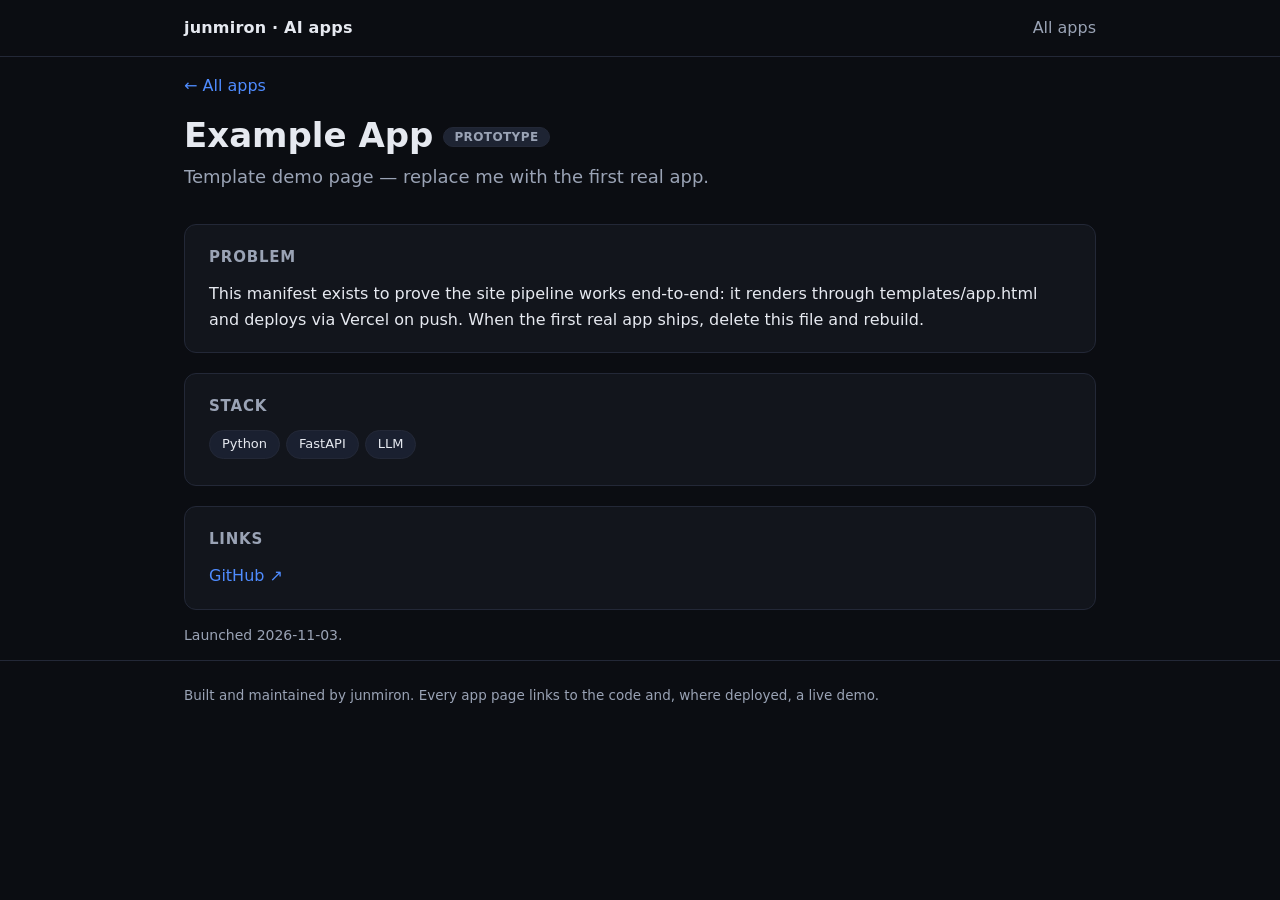
<file: site/example-app/index.html>
<!doctype html>
<html lang="en">
<head>
<meta charset="utf-8">
<meta name="viewport" content="width=device-width, initial-scale=1">
<title>Example App — junmiron</title>
<meta name="description" content="Template demo page — replace me with the first real app.">
<style>
  :root {
    --bg: #0b0d12; --panel: #12151c; --border: #232837;
    --text: #e6e9f0; --muted: #9aa3b5; --accent: #4f8cff;
  }
  * { box-sizing: border-box; }
  body { margin: 0; background: var(--bg); color: var(--text);
         font: 16px/1.6 system-ui, -apple-system, "Segoe UI", sans-serif; }
  a { color: var(--accent); text-decoration: none; }
  a:hover { text-decoration: underline; }
  .wrap { max-width: 960px; margin: 0 auto; padding: 0 24px; }
  header.site { border-bottom: 1px solid var(--border); }
  header.site .wrap { display: flex; align-items: center; justify-content: space-between; height: 56px; }
  .brand { font-weight: 600; color: var(--text); letter-spacing: .2px; }
  nav a { color: var(--muted); margin-left: 16px; }
  main { padding: 48px 0 64px; }
  h1 { font-size: 34px; line-height: 1.2; margin: 0 0 8px; }
  .lead { color: var(--muted); font-size: 18px; margin: 0 0 32px; }
  .badge { display: inline-block; padding: 2px 10px; border-radius: 999px; font-size: 12px;
           font-weight: 600; letter-spacing: .4px; text-transform: uppercase; vertical-align: middle; margin-left: 10px; }
  .badge.live { background: #12351f; color: #4ade80; border: 1px solid #1d5c34; }
  .badge.beta { background: #3a2e12; color: #fbbf24; border: 1px solid #6b5416; }
  .badge.prototype { background: #1e2433; color: #9aa3b5; border: 1px solid var(--border); }
  .grid { display: grid; grid-template-columns: repeat(auto-fill, minmax(280px, 1fr)); gap: 16px; }
  .card { background: var(--panel); border: 1px solid var(--border); border-radius: 12px; padding: 20px; }
  .card a.title { color: var(--text); display: block; margin-bottom: 6px; font-size: 18px; font-weight: 600; }
  .card p { margin: 0; color: var(--muted); font-size: 14.5px; }
  section.block { background: var(--panel); border: 1px solid var(--border); border-radius: 12px; padding: 20px 24px; margin-top: 20px; }
  h2 { font-size: 15px; text-transform: uppercase; letter-spacing: .8px; color: var(--muted); margin: 0 0 12px; }
  section.block p { margin: 0; }
  .chips span { display: inline-block; background: #1a2030; border: 1px solid var(--border); border-radius: 999px;
                padding: 3px 12px; font-size: 13px; margin: 0 6px 6px 0; color: var(--text); }
  .links a { display: inline-block; margin-right: 18px; font-weight: 500; }
  .shots { display: grid; grid-template-columns: repeat(auto-fill, minmax(240px, 1fr)); gap: 12px; margin-top: 16px; }
  .shots img { width: 100%; border-radius: 8px; border: 1px solid var(--border); display: block; }
  video { width: 100%; max-width: 540px; border-radius: 8px; border: 1px solid var(--border); background: #000; }
  .metric { font-size: 20px; font-weight: 600; color: var(--text); }
  footer.site { border-top: 1px solid var(--border); color: var(--muted); font-size: 13.5px; padding: 24px 0 40px; }
  .empty { color: var(--muted); background: var(--panel); border: 1px dashed var(--border); border-radius: 12px; padding: 40px; text-align: center; }
</style>
</head>
<body>
<header class="site"><div class="wrap">
  <a class="brand" href="/">junmiron · AI apps</a>
  <nav><a href="/">All apps</a></nav>
</div></header>
<main class="wrap">
<p><a href="/">&larr; All apps</a></p>
<h1>Example App<span class="badge prototype">prototype</span></h1>
<p class="lead">Template demo page — replace me with the first real app.</p>

<section class="block">
  <h2>Problem</h2>
  <p>This manifest exists to prove the site pipeline works end-to-end: it renders through templates/app.html and deploys via Vercel on push. When the first real app ships, delete this file and rebuild.</p>
</section>


<section class="block">
  <h2>Stack</h2>
  <div class="chips"><span>Python</span><span>FastAPI</span><span>LLM</span></div>
</section>



<section class="block">
  <h2>Links</h2>
  <div class="links">
    <a href="https://github.com/junmiron/portfolio" target="_blank" rel="noopener">GitHub &nearr;</a>
    
    
  </div>
</section>






<p style="color: var(--muted); font-size: 14px;">Launched 2026-11-03.</p>
</main>
<footer class="site"><div class="wrap">Built and maintained by junmiron. Every app page links to the code and, where deployed, a live demo.</div></footer>
</body>
</html>
</file>
